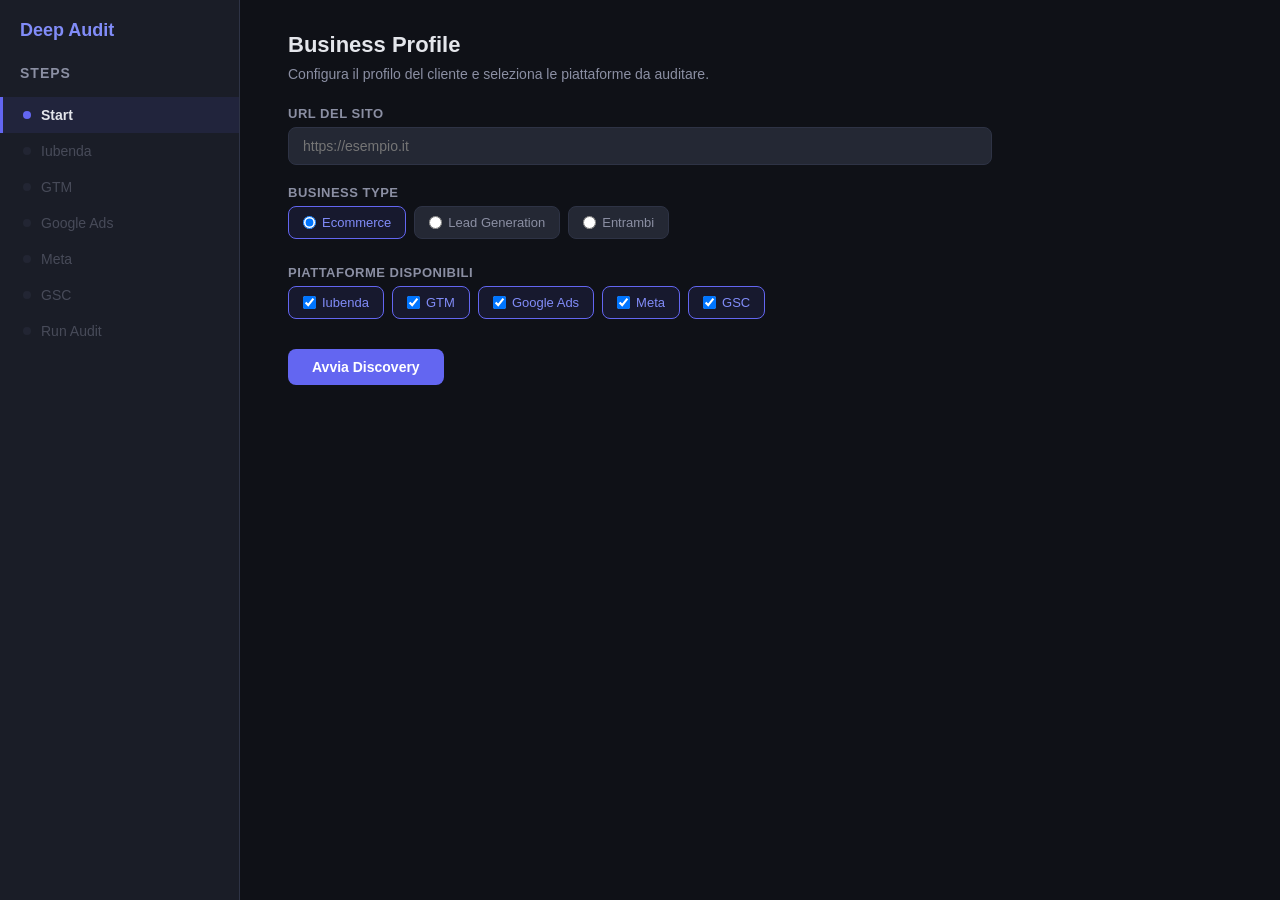
<file: web/wizard.html>
<!DOCTYPE html>
<html lang="it">
<head>
<meta charset="UTF-8">
<meta name="viewport" content="width=device-width, initial-scale=1.0">
<title>Deep Audit Wizard — MarTech Audit Tool</title>
<style>
:root {
  --bg: #0f1117; --surface: #1a1d27; --surface2: #242834;
  --border: #2e3345; --text: #e4e6eb; --text2: #8b8fa3;
  --accent: #6366f1; --accent-light: #818cf8; --accent-bg: rgba(99,102,241,.1);
  --green: #22c55e; --green-bg: rgba(34,197,94,.1);
  --red: #ef4444; --red-bg: rgba(239,68,68,.1);
  --orange: #f59e0b; --orange-bg: rgba(245,158,11,.1);
  --radius: 8px; --font: 'Inter', -apple-system, BlinkMacSystemFont, sans-serif;
}
* { margin:0; padding:0; box-sizing:border-box; }
body { font-family: var(--font); background: var(--bg); color: var(--text); min-height:100vh; }
a { color: var(--accent-light); }

/* Layout */
.app { display:flex; min-height:100vh; }
.sidebar { width:240px; background:var(--surface); border-right:1px solid var(--border); padding:20px 0; flex-shrink:0; position:sticky; top:0; height:100vh; }
.sidebar h2 { padding:0 20px 16px; font-size:14px; color:var(--text2); text-transform:uppercase; letter-spacing:1px; }
.sidebar .logo { padding:0 20px 24px; font-size:18px; font-weight:700; color:var(--accent-light); }
.step-list { list-style:none; }
.step-item { display:flex; align-items:center; gap:10px; padding:10px 20px; cursor:pointer; font-size:14px; color:var(--text2); transition:.15s; border-left:3px solid transparent; }
.step-item:hover { background:var(--surface2); }
.step-item.active { color:var(--text); background:var(--accent-bg); border-left-color:var(--accent); font-weight:600; }
.step-item.done { color:var(--green); }
.step-item.disabled { opacity:.4; cursor:not-allowed; }
.step-dot { width:8px; height:8px; border-radius:50%; background:var(--border); flex-shrink:0; }
.step-item.active .step-dot { background:var(--accent); }
.step-item.done .step-dot { background:var(--green); }

.main { flex:1; padding:32px 48px; max-width:800px; }
.main h1 { font-size:22px; margin-bottom:8px; }
.main .subtitle { color:var(--text2); margin-bottom:24px; font-size:14px; }

/* Forms */
.form-group { margin-bottom:20px; }
.form-group label { display:block; font-size:13px; font-weight:600; margin-bottom:6px; color:var(--text2); text-transform:uppercase; letter-spacing:.5px; }
.form-group .help { font-size:12px; color:var(--text2); margin-top:4px; font-style:italic; }
input[type="text"], input[type="number"], input[type="url"], textarea, select {
  width:100%; padding:10px 14px; background:var(--surface2); border:1px solid var(--border);
  border-radius:var(--radius); color:var(--text); font-size:14px; font-family:var(--font);
  outline:none; transition:.15s;
}
input:focus, textarea:focus, select:focus { border-color:var(--accent); }
textarea { resize:vertical; min-height:80px; }
select { cursor:pointer; }

/* Radio & Checkbox groups */
.radio-group, .checkbox-group { display:flex; flex-wrap:wrap; gap:8px; }
.radio-group label, .checkbox-group label {
  display:flex; align-items:center; gap:6px; padding:8px 14px; background:var(--surface2);
  border:1px solid var(--border); border-radius:var(--radius); cursor:pointer; font-size:13px;
  font-weight:normal; text-transform:none; letter-spacing:0; transition:.15s;
}
.radio-group label:hover, .checkbox-group label:hover { border-color:var(--accent); }
.radio-group input:checked+span, .checkbox-group input:checked+span { color:var(--accent-light); }
.radio-group label:has(input:checked), .checkbox-group label:has(input:checked) {
  border-color:var(--accent); background:var(--accent-bg);
}

/* Event grid (Meta wizard) */
.event-grid { display:grid; grid-template-columns:1fr auto; gap:4px 12px; align-items:center; }
.event-grid .event-name { font-size:13px; font-weight:500; }
.event-grid select { width:auto; padding:6px 10px; font-size:12px; }

/* Buttons */
.btn { padding:10px 24px; border:none; border-radius:var(--radius); font-size:14px; font-weight:600; cursor:pointer; transition:.15s; }
.btn-primary { background:var(--accent); color:#fff; }
.btn-primary:hover { background:var(--accent-light); }
.btn-primary:disabled { opacity:.5; cursor:not-allowed; }
.btn-secondary { background:var(--surface2); color:var(--text); border:1px solid var(--border); }
.btn-secondary:hover { border-color:var(--accent); }
.btn-row { display:flex; gap:12px; margin-top:24px; }

/* File drop zone */
.drop-zone {
  border:2px dashed var(--border); border-radius:var(--radius); padding:32px; text-align:center;
  color:var(--text2); cursor:pointer; transition:.15s; position:relative;
}
.drop-zone:hover, .drop-zone.dragover { border-color:var(--accent); background:var(--accent-bg); }
.drop-zone input[type="file"] { position:absolute; inset:0; opacity:0; cursor:pointer; }
.drop-zone .icon { font-size:32px; margin-bottom:8px; }
.drop-zone .label { font-size:14px; }
.drop-zone .files { margin-top:12px; font-size:12px; color:var(--green); }

/* Alerts */
.alert { padding:12px 16px; border-radius:var(--radius); font-size:13px; margin-bottom:16px; }
.alert-info { background:var(--accent-bg); border:1px solid var(--accent); }
.alert-success { background:var(--green-bg); border:1px solid var(--green); color:var(--green); }
.alert-warning { background:var(--orange-bg); border:1px solid var(--orange); color:var(--orange); }
.alert-error { background:var(--red-bg); border:1px solid var(--red); color:var(--red); }

/* Progress */
.progress-container { margin-top:24px; }
.progress-bar-track { width:100%; height:8px; background:var(--surface2); border-radius:4px; overflow:hidden; }
.progress-bar-fill { height:100%; background:var(--accent); transition:width .3s; border-radius:4px; }
.progress-phases { margin-top:16px; }
.progress-phase { display:flex; align-items:center; gap:10px; padding:8px 0; font-size:14px; color:var(--text2); }
.progress-phase.active { color:var(--text); font-weight:500; }
.progress-phase.done { color:var(--green); }
.progress-phase .phase-icon { width:20px; text-align:center; }

/* Results card */
.result-card { background:var(--surface); border:1px solid var(--border); border-radius:var(--radius); padding:20px; margin-top:16px; }
.result-card h3 { font-size:15px; margin-bottom:12px; }
.result-card .metric { display:flex; justify-content:space-between; padding:6px 0; border-bottom:1px solid var(--border); font-size:13px; }
.result-card .metric:last-child { border-bottom:none; }
.result-card .metric .value { font-weight:600; }

/* GTM preview */
.gtm-preview { background:var(--surface2); border-radius:var(--radius); padding:16px; margin-top:12px; font-size:13px; }
.gtm-preview .stat { display:inline-block; margin-right:20px; }
.gtm-preview .stat .n { font-size:18px; font-weight:700; color:var(--accent-light); }

/* Hidden step */
.step-content { display:none; }
.step-content.visible { display:block; }

/* Spinner */
.spinner { display:inline-block; width:16px; height:16px; border:2px solid rgba(255,255,255,.3); border-top-color:#fff; border-radius:50%; animation:spin .6s linear infinite; vertical-align:middle; margin-right:6px; }
@keyframes spin { to { transform:rotate(360deg); } }
.btn-loading { pointer-events:none; opacity:.8; }
</style>
</head>
<body>
<div class="app">
  <nav class="sidebar">
    <div class="logo">Deep Audit</div>
    <h2>Steps</h2>
    <ul class="step-list" id="stepList">
      <li class="step-item active" data-step="start"><span class="step-dot"></span>Start</li>
      <li class="step-item disabled" data-step="iubenda"><span class="step-dot"></span>Iubenda</li>
      <li class="step-item disabled" data-step="gtm"><span class="step-dot"></span>GTM</li>
      <li class="step-item disabled" data-step="gads"><span class="step-dot"></span>Google Ads</li>
      <li class="step-item disabled" data-step="meta"><span class="step-dot"></span>Meta</li>
      <li class="step-item disabled" data-step="gsc"><span class="step-dot"></span>GSC</li>
      <li class="step-item disabled" data-step="run"><span class="step-dot"></span>Run Audit</li>
    </ul>
  </nav>

  <main class="main">

    <!-- ═══ STEP: START ═══ -->
    <div class="step-content visible" id="step-start">
      <h1>Business Profile</h1>
      <p class="subtitle">Configura il profilo del cliente e seleziona le piattaforme da auditare.</p>

      <div class="form-group">
        <label>URL del sito</label>
        <input type="url" id="startUrl" placeholder="https://esempio.it" value="">
      </div>

      <div class="form-group">
        <label>Business Type</label>
        <div class="radio-group">
          <label><input type="radio" name="businessType" value="ecommerce" checked><span>Ecommerce</span></label>
          <label><input type="radio" name="businessType" value="lead_gen"><span>Lead Generation</span></label>
          <label><input type="radio" name="businessType" value="both"><span>Entrambi</span></label>
        </div>
      </div>

      <div class="form-group">
        <label>Piattaforme disponibili</label>
        <div class="checkbox-group">
          <label><input type="checkbox" value="iubenda" checked><span>Iubenda</span></label>
          <label><input type="checkbox" value="gtm" checked><span>GTM</span></label>
          <label><input type="checkbox" value="gads" checked><span>Google Ads</span></label>
          <label><input type="checkbox" value="meta" checked><span>Meta</span></label>
          <label><input type="checkbox" value="gsc" checked><span>GSC</span></label>
        </div>
      </div>

      <div id="startAlert"></div>

      <div class="btn-row">
        <button class="btn btn-primary" id="btnStart">Avvia Discovery</button>
      </div>

      <div id="l0Signals" style="display:none">
        <div class="result-card">
          <h3>L0 Discovery Signals</h3>
          <div id="l0Content"></div>
        </div>
      </div>
    </div>

    <!-- ═══ STEP: IUBENDA ═══ -->
    <div class="step-content" id="step-iubenda">
      <h1>Iubenda — Consent & Privacy</h1>
      <p class="subtitle">Tasso di rifiuto, Consent Mode v2, servizi nel banner.</p>

      <div class="form-group">
        <label>Tasso di rifiuto cookie (%)</label>
        <input type="number" id="iub_rejection" min="0" max="100" step="0.1" placeholder="35">
        <div class="help">Dashboard Iubenda > Cookie Solution > Statistiche</div>
      </div>

      <div class="form-group">
        <label>Consent Mode v2</label>
        <div class="radio-group">
          <label><input type="radio" name="iub_cm" value="none"><span>Assente</span></label>
          <label><input type="radio" name="iub_cm" value="basic"><span>Basic</span></label>
          <label><input type="radio" name="iub_cm" value="advanced"><span>Advanced</span></label>
        </div>
      </div>

      <div class="form-group">
        <label>Servizi nel banner Iubenda</label>
        <div class="checkbox-group" id="iub_services">
          <label><input type="checkbox" value="Google Analytics"><span>Google Analytics</span></label>
          <label><input type="checkbox" value="Google Ads"><span>Google Ads</span></label>
          <label><input type="checkbox" value="Meta Pixel (Facebook)"><span>Meta Pixel</span></label>
          <label><input type="checkbox" value="LinkedIn Insight Tag"><span>LinkedIn</span></label>
          <label><input type="checkbox" value="TikTok Pixel"><span>TikTok</span></label>
          <label><input type="checkbox" value="Hotjar"><span>Hotjar</span></label>
          <label><input type="checkbox" value="Microsoft Clarity"><span>Clarity</span></label>
          <label><input type="checkbox" value="HubSpot"><span>HubSpot</span></label>
          <label><input type="checkbox" value="Mailchimp"><span>Mailchimp</span></label>
          <label><input type="checkbox" value="Google Tag Manager"><span>GTM</span></label>
        </div>
      </div>

      <div class="form-group">
        <label>Anomalie rilevate</label>
        <textarea id="iub_anomalies" placeholder="Es. banner non blocca script terze parti..."></textarea>
      </div>

      <div class="form-group">
        <label>Evidence screenshots</label>
        <div class="drop-zone" data-wizard="iubenda">
          <div class="icon">+</div>
          <div class="label">Trascina screenshots o clicca per caricare</div>
          <input type="file" multiple accept="image/*">
          <div class="files"></div>
        </div>
      </div>

      <div id="iubAlert"></div>
      <div class="btn-row">
        <button class="btn btn-secondary" onclick="W.prevStep()">Indietro</button>
        <button class="btn btn-primary" id="btnIubenda">Salva e Continua</button>
      </div>
      <div id="iubResult"></div>
    </div>

    <!-- ═══ STEP: GTM ═══ -->
    <div class="step-content" id="step-gtm">
      <h1>GTM — Implementation Quality</h1>
      <p class="subtitle">Carica il container JSON per l'analisi automatica.</p>

      <div class="form-group">
        <label>Il cliente usa GTM?</label>
        <div class="radio-group">
          <label><input type="radio" name="gtm_usage" value="yes" checked><span>Si</span></label>
          <label><input type="radio" name="gtm_usage" value="no"><span>No</span></label>
          <label><input type="radio" name="gtm_usage" value="partial"><span>Parzialmente</span></label>
        </div>
      </div>

      <div class="form-group" id="gtmFileGroup">
        <label>Container JSON Export</label>
        <div class="drop-zone" id="gtmDropZone">
          <div class="icon">{ }</div>
          <div class="label">Trascina il file JSON o clicca per caricare</div>
          <input type="file" accept=".json,application/json" id="gtmFileInput">
          <div class="files" id="gtmFileName"></div>
        </div>
        <div class="help">GTM > Admin > Export Container > Scarica JSON</div>
        <div id="gtmPreview" class="gtm-preview" style="display:none"></div>
      </div>

      <div class="form-group">
        <label>Anomalie rilevate</label>
        <textarea id="gtm_anomalies" placeholder="Es. tag duplicati, consent non configurato..."></textarea>
      </div>

      <div class="form-group">
        <label>Evidence screenshots</label>
        <div class="drop-zone" data-wizard="gtm">
          <div class="icon">+</div>
          <div class="label">Trascina screenshots o clicca per caricare</div>
          <input type="file" multiple accept="image/*">
          <div class="files"></div>
        </div>
      </div>

      <div id="gtmAlert"></div>
      <div class="btn-row">
        <button class="btn btn-secondary" onclick="W.prevStep()">Indietro</button>
        <button class="btn btn-primary" id="btnGtm">Salva e Continua</button>
      </div>
      <div id="gtmResult"></div>
    </div>

    <!-- ═══ STEP: GOOGLE ADS ═══ -->
    <div class="step-content" id="step-gads">
      <h1>Google Ads — Conversion Reliability</h1>
      <p class="subtitle">Conversion actions, diagnostiche, attribuzione.</p>

      <div class="form-group">
        <label>Conversion actions totali</label>
        <input type="number" id="gads_total" min="0" max="100" placeholder="5">
      </div>
      <div class="form-group">
        <label>Primary conversions</label>
        <input type="number" id="gads_primary" min="0" max="100" placeholder="2">
      </div>
      <div class="form-group">
        <label>Secondary conversions</label>
        <input type="number" id="gads_secondary" min="0" max="100" placeholder="3">
      </div>

      <div class="form-group">
        <label>Enhanced Conversions</label>
        <div class="radio-group">
          <label><input type="radio" name="gads_ec" value="Excellent"><span>Excellent</span></label>
          <label><input type="radio" name="gads_ec" value="Needs attention"><span>Needs attention</span></label>
          <label><input type="radio" name="gads_ec" value="Not set up"><span>Not set up</span></label>
        </div>
      </div>

      <div class="form-group">
        <label>Consent Mode diagnostica</label>
        <div class="radio-group">
          <label><input type="radio" name="gads_cm" value="Excellent"><span>Excellent</span></label>
          <label><input type="radio" name="gads_cm" value="Needs attention"><span>Needs attention</span></label>
          <label><input type="radio" name="gads_cm" value="Not set up"><span>Not set up</span></label>
        </div>
      </div>

      <div class="form-group">
        <label>Modello attribuzione</label>
        <div class="radio-group">
          <label><input type="radio" name="gads_attr" value="Data-driven"><span>Data-driven</span></label>
          <label><input type="radio" name="gads_attr" value="Last-click"><span>Last-click</span></label>
          <label><input type="radio" name="gads_attr" value="Altro"><span>Altro</span></label>
        </div>
      </div>

      <div class="form-group">
        <label>Conversioni attive (ultimi 7gg)?</label>
        <div class="radio-group">
          <label><input type="radio" name="gads_active" value="Si"><span>Si</span></label>
          <label><input type="radio" name="gads_active" value="No"><span>No</span></label>
          <label><input type="radio" name="gads_active" value="Alcune"><span>Alcune</span></label>
        </div>
      </div>

      <div class="form-group">
        <label>GA4 registra gli stessi eventi?</label>
        <div class="radio-group">
          <label><input type="radio" name="gads_ga4" value="Si"><span>Si</span></label>
          <label><input type="radio" name="gads_ga4" value="No"><span>No</span></label>
          <label><input type="radio" name="gads_ga4" value="Non so"><span>Non so</span></label>
        </div>
      </div>

      <div class="form-group">
        <label>Anomalie rilevate</label>
        <textarea id="gads_anomalies" placeholder="Es. conversioni inattive da 68 giorni..."></textarea>
      </div>

      <div class="form-group">
        <label>Evidence screenshots</label>
        <div class="drop-zone" data-wizard="gads">
          <div class="icon">+</div>
          <div class="label">Trascina screenshots o clicca per caricare</div>
          <input type="file" multiple accept="image/*">
          <div class="files"></div>
        </div>
      </div>

      <div id="gadsAlert"></div>
      <div class="btn-row">
        <button class="btn btn-secondary" onclick="W.prevStep()">Indietro</button>
        <button class="btn btn-primary" id="btnGads">Salva e Continua</button>
      </div>
    </div>

    <!-- ═══ STEP: META ═══ -->
    <div class="step-content" id="step-meta">
      <h1>Meta — Event Match Quality</h1>
      <p class="subtitle">Pixel ID, CAPI, EMQ score, eventi.</p>

      <div class="form-group">
        <label>Meta Pixel ID</label>
        <input type="text" id="meta_pixel" placeholder="123456789012345" pattern="[0-9]{10,20}">
        <div class="help" id="metaPixelL0"></div>
      </div>

      <div class="form-group">
        <label>CAPI configurazione</label>
        <div class="radio-group">
          <label><input type="radio" name="meta_capi" value="pixel_only"><span>Solo Pixel</span></label>
          <label><input type="radio" name="meta_capi" value="pixel_capi"><span>Pixel + CAPI</span></label>
          <label><input type="radio" name="meta_capi" value="capi_only"><span>Solo CAPI</span></label>
        </div>
      </div>

      <div class="form-group">
        <label>EMQ Score (0-10)</label>
        <input type="number" id="meta_emq" min="0" max="10" step="0.1" placeholder="6.5">
        <div class="help">Events Manager > Dataset > Panoramica > Event Match Quality</div>
      </div>

      <div class="form-group">
        <label>Status eventi</label>
        <div class="event-grid" id="metaEvents"></div>
      </div>

      <div class="form-group">
        <label>Attribution window</label>
        <div class="radio-group">
          <label><input type="radio" name="meta_attr" value="7d_1d"><span>7d click + 1d view</span></label>
          <label><input type="radio" name="meta_attr" value="1d_1d"><span>1d click + 1d view</span></label>
          <label><input type="radio" name="meta_attr" value="7d"><span>7d click</span></label>
          <label><input type="radio" name="meta_attr" value="other"><span>Altro</span></label>
        </div>
      </div>

      <div class="form-group">
        <label>Anomalie rilevate</label>
        <textarea id="meta_anomalies" placeholder="Es. EMQ basso, eventi mancanti..."></textarea>
      </div>

      <div class="form-group">
        <label>Evidence screenshots</label>
        <div class="drop-zone" data-wizard="meta">
          <div class="icon">+</div>
          <div class="label">Trascina screenshots o clicca per caricare</div>
          <input type="file" multiple accept="image/*">
          <div class="files"></div>
        </div>
      </div>

      <div id="metaAlert"></div>
      <div class="btn-row">
        <button class="btn btn-secondary" onclick="W.prevStep()">Indietro</button>
        <button class="btn btn-primary" id="btnMeta">Salva e Continua</button>
      </div>
    </div>

    <!-- ═══ STEP: GSC ═══ -->
    <div class="step-content" id="step-gsc">
      <h1>GSC — Data Foundation</h1>
      <p class="subtitle">Sitemap, indicizzazione, CSV export.</p>

      <div class="form-group">
        <label>Stato sitemap</label>
        <div class="radio-group">
          <label><input type="radio" name="gsc_sitemap" value="ok"><span>OK</span></label>
          <label><input type="radio" name="gsc_sitemap" value="errors"><span>Errori</span></label>
          <label><input type="radio" name="gsc_sitemap" value="not_submitted"><span>Non inviata</span></label>
        </div>
      </div>

      <div class="form-group">
        <label>Pagine indicizzate</label>
        <input type="number" id="gsc_indexed" min="0" placeholder="1200">
      </div>
      <div class="form-group">
        <label>Pagine totali (indicizzate + non)</label>
        <input type="number" id="gsc_submitted" min="0" placeholder="1500">
      </div>

      <div class="form-group">
        <label>Motivi non indicizzazione</label>
        <div class="checkbox-group" id="gsc_issues">
          <label><input type="checkbox" value="Crawled - currently not indexed"><span>Crawled not indexed</span></label>
          <label><input type="checkbox" value="Discovered - currently not crawled"><span>Discovered not crawled</span></label>
          <label><input type="checkbox" value="Noindex tag"><span>Noindex tag</span></label>
          <label><input type="checkbox" value="Redirect"><span>Redirect</span></label>
          <label><input type="checkbox" value="Soft 404"><span>Soft 404</span></label>
          <label><input type="checkbox" value="URL bloccato da robots.txt"><span>Robots.txt block</span></label>
          <label><input type="checkbox" value="Server error (5xx)"><span>Server error</span></label>
        </div>
      </div>

      <div class="form-group">
        <label>CSV Rendimento (Query, Pages, Countries, Devices)</label>
        <div class="drop-zone" id="gscPerfDrop">
          <div class="icon">CSV</div>
          <div class="label">Trascina uno o più CSV export Rendimento</div>
          <input type="file" accept=".csv,text/csv" id="gscPerfFile" multiple>
          <div class="files" id="gscPerfName"></div>
        </div>
      </div>

      <div class="form-group">
        <label>CSV Copertura (opzionale)</label>
        <div class="drop-zone" id="gscCoverageDrop">
          <div class="icon">CSV</div>
          <div class="label">Trascina CSV export Copertura</div>
          <input type="file" accept=".csv,text/csv" id="gscCoverageFile">
          <div class="files" id="gscCoverageName"></div>
        </div>
      </div>

      <div class="form-group">
        <label>Anomalie rilevate</label>
        <textarea id="gsc_anomalies" placeholder="Es. sitemap non aggiornata, pagine importanti non indicizzate..."></textarea>
      </div>

      <div class="form-group">
        <label>Evidence screenshots</label>
        <div class="drop-zone" data-wizard="gsc">
          <div class="icon">+</div>
          <div class="label">Trascina screenshots o clicca per caricare</div>
          <input type="file" multiple accept="image/*">
          <div class="files"></div>
        </div>
      </div>

      <div id="gscAlert"></div>
      <div class="btn-row">
        <button class="btn btn-secondary" onclick="W.prevStep()">Indietro</button>
        <button class="btn btn-primary" id="btnGsc">Salva e Continua</button>
      </div>
    </div>

    <!-- ═══ STEP: RUN ═══ -->
    <div class="step-content" id="step-run">
      <h1>Deep Audit in corso</h1>
      <p class="subtitle" id="runSubtitle">Avvia il pipeline: Trust Score, L2 Analysis, Synthesis, Report.</p>

      <div id="runNotStarted">
        <div class="form-group" style="margin-bottom:16px">
          <label style="display:flex;align-items:center;gap:8px;cursor:pointer;font-size:14px;color:var(--orange)">
            <input type="checkbox" id="testModeToggle">
            Test Mode (Sonnet — ~80% cheaper, lower quality)
          </label>
        </div>
        <div class="btn-row">
          <button class="btn btn-primary" id="btnRun">Avvia Deep Audit</button>
        </div>
      </div>

      <div class="progress-container" id="progressContainer" style="display:none">
        <div class="progress-bar-track">
          <div class="progress-bar-fill" id="progressBar" style="width:0%"></div>
        </div>
        <div class="progress-phases" id="progressPhases">
          <div class="progress-phase" data-phase="trust_score"><span class="phase-icon">&#9675;</span> Trust Score</div>
          <div class="progress-phase" data-phase="l2_analysis"><span class="phase-icon">&#9675;</span> L2 Analysis (9 parallele)</div>
          <div class="progress-phase" data-phase="synthesis"><span class="phase-icon">&#9675;</span> Synthesis (Opus + Sonnet)</div>
          <div class="progress-phase" data-phase="report"><span class="phase-icon">&#9675;</span> Report Generation</div>
        </div>
      </div>

      <div id="runResult" style="display:none">
        <div class="alert alert-success" id="runResultMsg"></div>
        <div class="btn-row">
          <a class="btn btn-primary" id="btnOpenReport" href="#" target="_blank">Apri Report</a>
        </div>
      </div>

      <div id="runError" style="display:none">
        <div class="alert alert-error" id="runErrorMsg"></div>
      </div>
    </div>

  </main>
</div>

<script>
// ═══════════════════════════════════════════════════════════════════════════════
// Wizard Controller
// ═══════════════════════════════════════════════════════════════════════════════
const W = {
  sessionId: null,
  businessProfile: null,
  allSteps: ['start','iubenda','gtm','gads','meta','gsc','run'],
  activeSteps: ['start'],
  currentStep: 'start',
  gtmJsonB64: null,
  gscPerfB64: null,

  // ─── Navigation ─────────────────────────────────────────────────────────
  goTo(step) {
    if (!this.activeSteps.includes(step)) return;
    document.querySelectorAll('.step-content').forEach(el => el.classList.remove('visible'));
    document.getElementById('step-' + step)?.classList.add('visible');
    document.querySelectorAll('.step-item').forEach(el => {
      el.classList.remove('active');
      if (el.dataset.step === step) el.classList.add('active');
    });
    this.currentStep = step;
    // Populate dynamic content
    if (step === 'meta') this._buildMetaEvents();
  },

  nextStep() {
    const idx = this.activeSteps.indexOf(this.currentStep);
    if (idx < this.activeSteps.length - 1) this.goTo(this.activeSteps[idx + 1]);
  },

  prevStep() {
    const idx = this.activeSteps.indexOf(this.currentStep);
    if (idx > 0) this.goTo(this.activeSteps[idx - 1]);
  },

  _enableStep(step) {
    if (!this.activeSteps.includes(step)) this.activeSteps.push(step);
    const el = document.querySelector(`.step-item[data-step="${step}"]`);
    if (el) el.classList.remove('disabled');
  },

  _markDone(step) {
    const el = document.querySelector(`.step-item[data-step="${step}"]`);
    if (el) el.classList.add('done');
  },

  // ─── API Helpers ────────────────────────────────────────────────────────
  async _post(path, body) {
    const resp = await fetch(path, {
      method: 'POST',
      headers: {'Content-Type': 'application/json'},
      body: JSON.stringify(body),
    });
    return resp.json();
  },

  _radioVal(name) {
    const el = document.querySelector(`input[name="${name}"]:checked`);
    return el ? el.value : '';
  },

  _checkboxVals(containerId) {
    return [...document.querySelectorAll(`#${containerId} input:checked`)].map(el => el.value);
  },

  _showAlert(id, msg, type='info') {
    document.getElementById(id).innerHTML = `<div class="alert alert-${type}">${msg}</div>`;
  },

  // ─── START ──────────────────────────────────────────────────────────────
  async start() {
    const url = document.getElementById('startUrl').value.trim();
    if (!url) return this._showAlert('startAlert', 'URL obbligatorio', 'error');

    const businessType = this._radioVal('businessType');
    const platforms = [...document.querySelectorAll('#step-start .checkbox-group input:checked')].map(el => el.value);
    if (!platforms.length) return this._showAlert('startAlert', 'Seleziona almeno una piattaforma', 'error');

    const btn = document.getElementById('btnStart');
    btn.disabled = true;
    btn.classList.add('btn-loading');
    btn.innerHTML = '<span class="spinner"></span>Discovery in corso...';
    this._showAlert('startAlert', 'L0 Discovery in corso... (potrebbe richiedere 30-60s)', 'info');

    try {
      const data = await this._post('/api/deep/start', { url, business_type: businessType, platforms });
      if (data.error) throw new Error(data.error);

      this.sessionId = data.session_id;
      this.businessProfile = data.business_profile;

      // Show L0 signals
      const sig = data.l0_signals || {};
      let html = '';
      if (sig.pixels_detected?.length) html += `<div class="metric"><span>Pixel rilevati</span><span class="value">${sig.pixels_detected.join(', ')}</span></div>`;
      if (sig.tag_managers?.length) html += `<div class="metric"><span>Tag Manager</span><span class="value">${sig.tag_managers.join(', ')}</span></div>`;
      if (sig.consent_platforms?.length) html += `<div class="metric"><span>Consent</span><span class="value">${sig.consent_platforms.join(', ')}</span></div>`;
      if (!html) html = '<div class="metric"><span>Nessun segnale L0 rilevato</span><span></span></div>';
      document.getElementById('l0Content').innerHTML = html;
      document.getElementById('l0Signals').style.display = 'block';

      // Enable platform steps + run
      platforms.forEach(p => this._enableStep(p));
      this._enableStep('run');
      this._markDone('start');

      // Update button to success state
      btn.innerHTML = '&#10003; Discovery completata';
      btn.classList.remove('btn-loading');
      this._showAlert('startAlert', '', 'info');
      document.getElementById('startAlert').innerHTML = '';

      // Auto-navigate to first wizard step
      this.nextStep();
    } catch (e) {
      this._showAlert('startAlert', `Errore: ${e.message}`, 'error');
      btn.disabled = false;
      btn.classList.remove('btn-loading');
      btn.textContent = 'Avvia Discovery';
    }
  },

  // ─── WIZARD SUBMIT HELPERS ──────────────────────────────────────────────
  async _submitWizard(name, body, alertId) {
    body.session_id = this.sessionId;
    try {
      const data = await this._post(`/api/deep/wizard/${name}`, body);
      if (data.error) throw new Error(data.error);
      this._markDone(name);
      this.nextStep();
      return data;
    } catch (e) {
      this._showAlert(alertId, `Errore: ${e.message}`, 'error');
      return null;
    }
  },

  // ─── IUBENDA ────────────────────────────────────────────────────────────
  async submitIubenda() {
    const rejection = parseFloat(document.getElementById('iub_rejection').value);
    if (isNaN(rejection) || rejection < 0 || rejection > 100) return this._showAlert('iubAlert', 'Tasso rifiuto: 0-100', 'error');
    const cm = this._radioVal('iub_cm');
    if (!cm) return this._showAlert('iubAlert', 'Seleziona Consent Mode v2', 'error');

    const result = await this._submitWizard('iubenda', {
      rejection_rate: rejection,
      consent_mode_v2: cm,
      banner_services: this._checkboxVals('iub_services'),
      anomalies_detected: document.getElementById('iub_anomalies').value,
    }, 'iubAlert');

    if (result?.wizard_data) {
      const d = result.wizard_data;
      let html = `<div class="result-card"><h3>Risultati</h3>`;
      html += `<div class="metric"><span>Triage Score</span><span class="value">${d.triage_score || '?'}</span></div>`;
      html += `<div class="metric"><span>Dettaglio</span><span class="value">${d.triage_detail || ''}</span></div>`;
      if (d.l0_mismatches?.length) {
        html += `<div class="metric"><span>Mismatch L0</span><span class="value" style="color:var(--orange)">${d.l0_mismatches.length} trovati</span></div>`;
      }
      html += `</div>`;
      document.getElementById('iubResult').innerHTML = html;
    }
  },

  // ─── GTM ────────────────────────────────────────────────────────────────
  async submitGtm() {
    const usage = this._radioVal('gtm_usage');
    const body = {
      gtm_usage: usage,
      anomalies_detected: document.getElementById('gtm_anomalies').value,
    };
    if (this.gtmJsonB64 && usage !== 'no') {
      body.gtm_json_base64 = this.gtmJsonB64;
    }

    const result = await this._submitWizard('gtm', body, 'gtmAlert');
    if (result?.wizard_data) {
      const d = result.wizard_data;
      if (d.tag_count !== undefined) {
        let html = `<div class="result-card"><h3>Gap Analysis</h3>`;
        html += `<div class="metric"><span>Tags</span><span class="value">${d.tag_count}</span></div>`;
        html += `<div class="metric"><span>Triggers</span><span class="value">${d.trigger_count}</span></div>`;
        html += `<div class="metric"><span>Variables</span><span class="value">${d.variable_count}</span></div>`;
        const gap = d.gap_analysis || {};
        if (gap.missing_critical?.length)
          html += `<div class="metric"><span>Critical mancanti</span><span class="value" style="color:var(--red)">${gap.missing_critical.join(', ')}</span></div>`;
        html += `</div>`;
        document.getElementById('gtmResult').innerHTML = html;
      }
    }
  },

  // ─── GADS ───────────────────────────────────────────────────────────────
  async submitGads() {
    await this._submitWizard('gads', {
      summary: {
        total: parseInt(document.getElementById('gads_total').value) || 0,
        primary: parseInt(document.getElementById('gads_primary').value) || 0,
        secondary: parseInt(document.getElementById('gads_secondary').value) || 0,
      },
      enhanced_conversions_status: this._radioVal('gads_ec'),
      consent_mode_status: this._radioVal('gads_cm'),
      attribution_model: this._radioVal('gads_attr'),
      conversions_active: this._radioVal('gads_active'),
      ga4_match: this._radioVal('gads_ga4'),
      anomalies_detected: document.getElementById('gads_anomalies').value,
    }, 'gadsAlert');
  },

  // ─── META ───────────────────────────────────────────────────────────────
  _buildMetaEvents() {
    const bt = this.businessProfile?.business_type || 'ecommerce';
    const ecom = ['PageView','ViewContent','AddToCart','InitiateCheckout','AddPaymentInfo','Purchase'];
    const lead = ['PageView','Lead','Contact','CompleteRegistration','SubmitApplication'];
    let events = bt === 'lead_gen' ? lead : bt === 'both' ? [...new Set([...ecom,...lead])] : ecom;
    const grid = document.getElementById('metaEvents');
    grid.innerHTML = events.map(ev => `
      <span class="event-name">${ev}</span>
      <select data-event="${ev}">
        <option value="ok">Funziona</option>
        <option value="error">Errori</option>
        <option value="missing">Manca</option>
      </select>
    `).join('');
  },

  async submitMeta() {
    const pixelId = document.getElementById('meta_pixel').value.trim();
    if (!pixelId || !/^\d{10,20}$/.test(pixelId)) return this._showAlert('metaAlert', 'Pixel ID: 10-20 cifre', 'error');
    const emq = parseFloat(document.getElementById('meta_emq').value);
    if (isNaN(emq) || emq < 0 || emq > 10) return this._showAlert('metaAlert', 'EMQ: 0-10', 'error');

    const events = {};
    document.querySelectorAll('#metaEvents select').forEach(sel => { events[sel.dataset.event] = sel.value; });

    await this._submitWizard('meta', {
      pixel_id: pixelId,
      capi_status: this._radioVal('meta_capi'),
      emq_score: emq,
      events,
      attribution_window: this._radioVal('meta_attr'),
      anomalies_detected: document.getElementById('meta_anomalies').value,
    }, 'metaAlert');
  },

  // ─── GSC ────────────────────────────────────────────────────────────────
  async submitGsc() {
    const body = {
      sitemap_status: this._radioVal('gsc_sitemap'),
      pages_indexed: parseInt(document.getElementById('gsc_indexed').value) || 0,
      pages_submitted: parseInt(document.getElementById('gsc_submitted').value) || 0,
      indexing_issues: this._checkboxVals('gsc_issues'),
      anomalies_detected: document.getElementById('gsc_anomalies').value,
    };
    if (Object.keys(this.gscPerfFiles).length) {
      body.performance_csvs_base64 = this.gscPerfFiles;
      // Backward compat: single file fallback
      const keys = Object.keys(this.gscPerfFiles);
      if (keys.length === 1) body.performance_csv_base64 = this.gscPerfFiles[keys[0]];
    }
    if (this.gscCoverageB64) body.coverage_csv_base64 = this.gscCoverageB64;

    await this._submitWizard('gsc', body, 'gscAlert');
  },

  // ─── RUN PIPELINE ──────────────────────────────────────────────────────
  async runPipeline() {
    document.getElementById('runNotStarted').style.display = 'none';
    document.getElementById('progressContainer').style.display = 'block';
    document.getElementById('runResult').style.display = 'none';
    document.getElementById('runError').style.display = 'none';
    document.getElementById('runSubtitle').textContent = 'Pipeline in esecuzione...';

    // Start pipeline
    const testMode = document.getElementById('testModeToggle').checked;
    await this._post('/api/deep/run', { session_id: this.sessionId, test_mode: testMode });

    // Connect SSE
    const evtSource = new EventSource(`/api/deep/status?session_id=${this.sessionId}`);
    const phaseOrder = ['trust_score','l2_analysis','synthesis','report'];
    let lastPhase = '';

    evtSource.addEventListener('phase', (e) => {
      const d = JSON.parse(e.data);
      const pct = (d.progress / d.total) * 100;
      document.getElementById('progressBar').style.width = pct + '%';

      // Update phase indicators
      if (d.phase !== lastPhase) {
        if (lastPhase) {
          const prev = document.querySelector(`.progress-phase[data-phase="${lastPhase}"]`);
          if (prev) { prev.classList.remove('active'); prev.classList.add('done'); prev.querySelector('.phase-icon').textContent = '\u2713'; }
        }
        const cur = document.querySelector(`.progress-phase[data-phase="${d.phase}"]`);
        if (cur) { cur.classList.add('active'); cur.querySelector('.phase-icon').textContent = '\u25CF'; }
        lastPhase = d.phase;
      }

      // Update detail text
      const cur = document.querySelector(`.progress-phase[data-phase="${d.phase}"]`);
      if (cur && d.detail) cur.innerHTML = `<span class="phase-icon">${cur.querySelector('.phase-icon').textContent}</span> ${d.detail}`;
    });

    evtSource.addEventListener('complete', (e) => {
      evtSource.close();
      const d = JSON.parse(e.data);
      document.getElementById('progressBar').style.width = '100%';
      document.getElementById('runSubtitle').textContent = 'Audit completato!';
      document.getElementById('runResult').style.display = 'block';
      document.getElementById('runResultMsg').textContent = `Trust Score: ${d.trust_score}/100 (${d.grade})`;
      if (d.report_url) {
        document.getElementById('btnOpenReport').href = d.report_url;
      }
      // Mark all phases done
      document.querySelectorAll('.progress-phase').forEach(el => {
        el.classList.remove('active'); el.classList.add('done');
        el.querySelector('.phase-icon').textContent = '\u2713';
      });
      this._markDone('run');
    });

    evtSource.addEventListener('error', (e) => {
      try {
        const d = JSON.parse(e.data);
        document.getElementById('runError').style.display = 'block';
        document.getElementById('runErrorMsg').textContent = d.message || 'Pipeline error';
      } catch {
        // SSE connection error
      }
      evtSource.close();
    });
  },

  // ─── Evidence Upload ────────────────────────────────────────────────────
  async uploadEvidence(wizardName, files) {
    if (!this.sessionId || !files.length) return;
    const formData = new FormData();
    formData.append('wizard_name', wizardName);
    for (const f of files) formData.append('files[]', f);
    await fetch('/api/deep/evidence', { method: 'POST', body: formData });
  },
};

// ═══════════════════════════════════════════════════════════════════════════════
// Event Bindings
// ═══════════════════════════════════════════════════════════════════════════════

document.addEventListener('DOMContentLoaded', () => {
  // Sidebar navigation
  document.querySelectorAll('.step-item').forEach(el => {
    el.addEventListener('click', () => W.goTo(el.dataset.step));
  });

  // Button bindings
  document.getElementById('btnStart').addEventListener('click', () => W.start());
  document.getElementById('btnIubenda').addEventListener('click', () => W.submitIubenda());
  document.getElementById('btnGtm').addEventListener('click', () => W.submitGtm());
  document.getElementById('btnGads').addEventListener('click', () => W.submitGads());
  document.getElementById('btnMeta').addEventListener('click', () => W.submitMeta());
  document.getElementById('btnGsc').addEventListener('click', () => W.submitGsc());
  document.getElementById('btnRun').addEventListener('click', () => W.runPipeline());

  // GTM file drop + client-side preview (2.9)
  const gtmInput = document.getElementById('gtmFileInput');
  const gtmDrop = document.getElementById('gtmDropZone');

  function handleGtmFile(file) {
    document.getElementById('gtmFileName').textContent = file.name;
    const reader = new FileReader();
    reader.onload = (e) => {
      const text = e.target.result;
      W.gtmJsonB64 = btoa(unescape(encodeURIComponent(text)));
      // Client-side preview
      try {
        const data = JSON.parse(text);
        const cv = data.containerVersion || (data.exportContainers?.[0]?.containerVersion) || {};
        const tags = cv.tag?.length || 0;
        const triggers = cv.trigger?.length || 0;
        const vars = (cv.variable?.length || 0) + (cv.builtInVariable?.length || 0);
        const name = cv.container?.name || cv.containerId || '';
        const preview = document.getElementById('gtmPreview');
        preview.style.display = 'block';
        preview.innerHTML = `
          <span class="stat"><span class="n">${tags}</span> Tags</span>
          <span class="stat"><span class="n">${triggers}</span> Triggers</span>
          <span class="stat"><span class="n">${vars}</span> Variables</span>
          ${name ? `<br><span style="color:var(--text2);margin-top:4px;display:inline-block">Container: ${name}</span>` : ''}
        `;
      } catch { document.getElementById('gtmPreview').style.display = 'none'; }
    };
    reader.readAsText(file);
  }
  gtmInput.addEventListener('change', (e) => { if (e.target.files[0]) handleGtmFile(e.target.files[0]); });
  gtmDrop.addEventListener('dragover', (e) => { e.preventDefault(); gtmDrop.classList.add('dragover'); });
  gtmDrop.addEventListener('dragleave', () => gtmDrop.classList.remove('dragover'));
  gtmDrop.addEventListener('drop', (e) => { e.preventDefault(); gtmDrop.classList.remove('dragover'); if (e.dataTransfer.files[0]) handleGtmFile(e.dataTransfer.files[0]); });

  // GSC Performance CSVs (multi-file)
  W.gscPerfFiles = {};
  const gscInput = document.getElementById('gscPerfFile');
  const gscDrop = document.getElementById('gscPerfDrop');
  function handleGscFiles(files) {
    const nameList = [];
    for (const file of files) {
      nameList.push(file.name);
      const reader = new FileReader();
      const fname = file.name;
      reader.onload = (e) => {
        W.gscPerfFiles[fname] = btoa(unescape(encodeURIComponent(e.target.result)));
      };
      reader.readAsText(file);
    }
    document.getElementById('gscPerfName').textContent = nameList.join(', ');
  }
  gscInput.addEventListener('change', (e) => { if (e.target.files.length) handleGscFiles(e.target.files); });
  gscDrop.addEventListener('dragover', (e) => { e.preventDefault(); gscDrop.classList.add('dragover'); });
  gscDrop.addEventListener('dragleave', () => gscDrop.classList.remove('dragover'));
  gscDrop.addEventListener('drop', (e) => { e.preventDefault(); gscDrop.classList.remove('dragover'); if (e.dataTransfer.files.length) handleGscFiles(e.dataTransfer.files); });

  // GSC Coverage CSV
  W.gscCoverageB64 = '';
  const gscCovInput = document.getElementById('gscCoverageFile');
  const gscCovDrop = document.getElementById('gscCoverageDrop');
  function handleGscCoverageFile(file) {
    document.getElementById('gscCoverageName').textContent = file.name;
    const reader = new FileReader();
    reader.onload = (e) => { W.gscCoverageB64 = btoa(unescape(encodeURIComponent(e.target.result))); };
    reader.readAsText(file);
  }
  gscCovInput.addEventListener('change', (e) => { if (e.target.files[0]) handleGscCoverageFile(e.target.files[0]); });
  gscCovDrop.addEventListener('dragover', (e) => { e.preventDefault(); gscCovDrop.classList.add('dragover'); });
  gscCovDrop.addEventListener('dragleave', () => gscCovDrop.classList.remove('dragover'));
  gscCovDrop.addEventListener('drop', (e) => { e.preventDefault(); gscCovDrop.classList.remove('dragover'); if (e.dataTransfer.files[0]) handleGscCoverageFile(e.dataTransfer.files[0]); });

  // Evidence drop zones (2.7)
  document.querySelectorAll('.drop-zone[data-wizard]').forEach(zone => {
    const wizardName = zone.dataset.wizard;
    const input = zone.querySelector('input[type="file"]');
    const filesDiv = zone.querySelector('.files');

    function handleFiles(files) {
      const names = [...files].map(f => f.name).join(', ');
      filesDiv.textContent = names;
      W.uploadEvidence(wizardName, files);
    }
    input.addEventListener('change', (e) => handleFiles(e.target.files));
    zone.addEventListener('dragover', (e) => { e.preventDefault(); zone.classList.add('dragover'); });
    zone.addEventListener('dragleave', () => zone.classList.remove('dragover'));
    zone.addEventListener('drop', (e) => { e.preventDefault(); zone.classList.remove('dragover'); handleFiles(e.dataTransfer.files); });
  });
});
</script>
</body>
</html>
</file>
